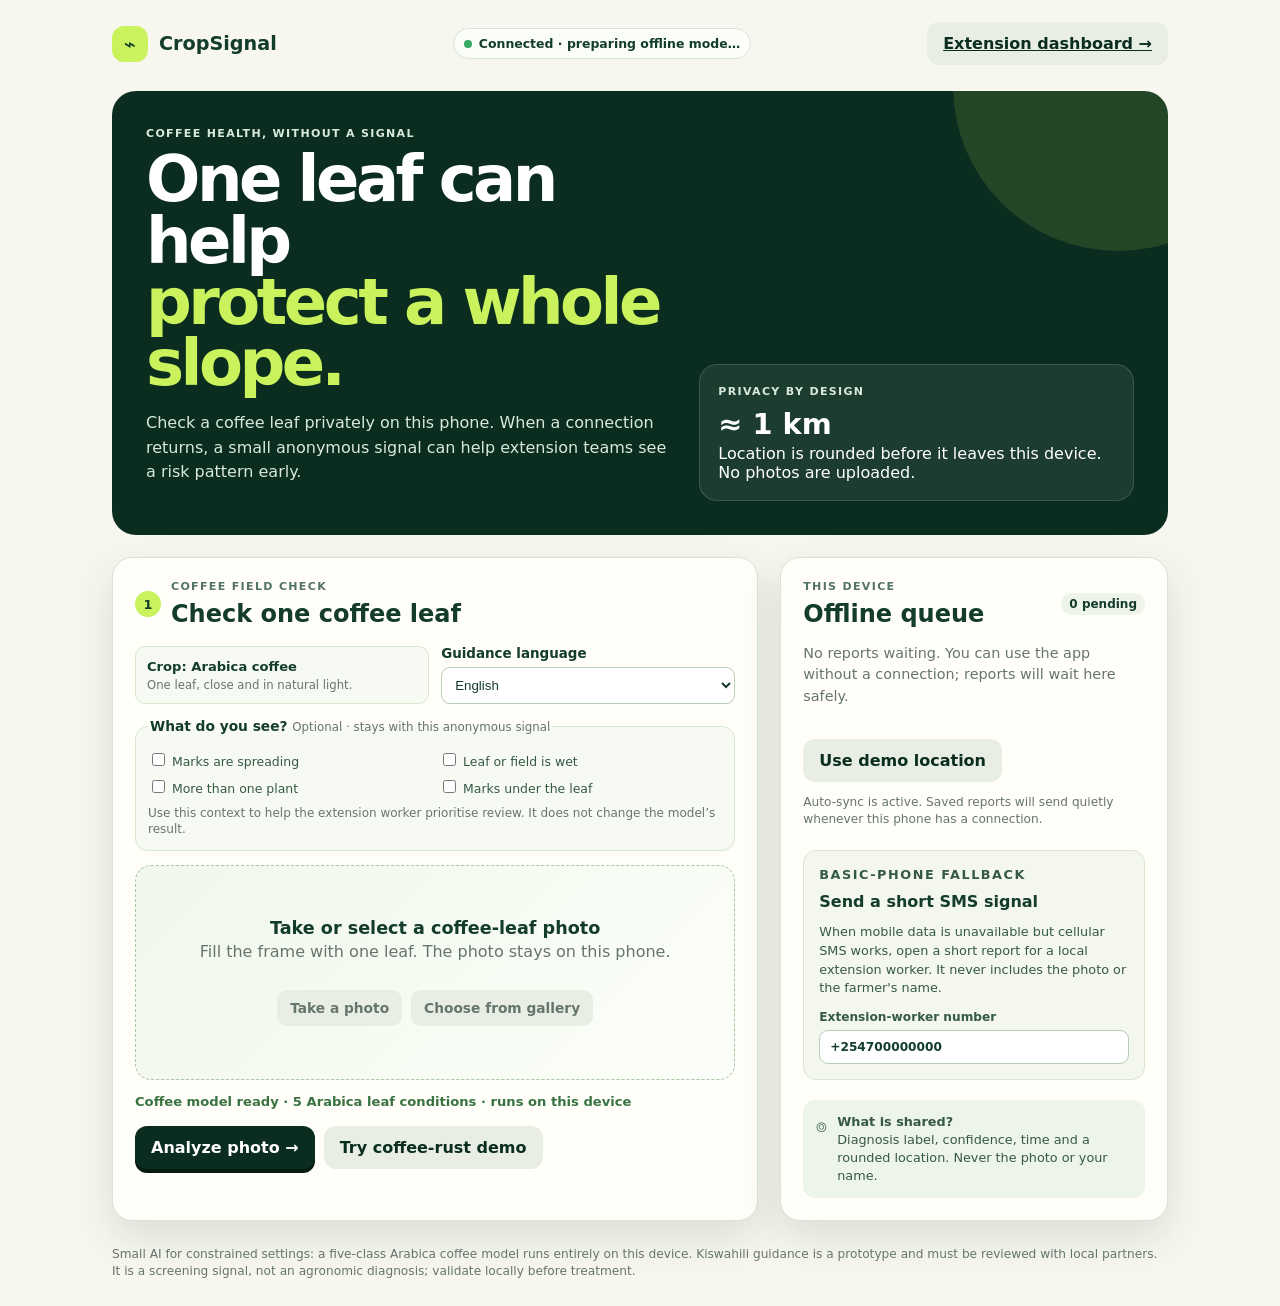
<file: index.html>
<!doctype html>
<html lang="en">
<head>
  <meta charset="utf-8">
  <meta name="viewport" content="width=device-width,initial-scale=1">
  <meta name="theme-color" content="#123b2a">
  <link rel="manifest" href="/manifest.webmanifest">
  <link rel="stylesheet" href="/styles.css?v=3">
  <link rel="stylesheet" href="/model.css">
  <style>
    .assist-note{color:#66756d;font-size:.76rem!important;line-height:1.45;margin-top:12px!important}
    .sms-fallback{margin-top:21px;padding:15px;background:#f3f7ee;border:1px solid #d9e7cf;border-radius:13px}
    .sms-fallback h3{font-size:1rem}.sms-fallback p{font-size:.8rem;line-height:1.45;color:#365946}
    .sms-fallback label{display:grid;gap:6px;margin-top:12px;font-size:.76rem;font-weight:800;color:#365946}
    .sms-fallback input{width:100%;border:1px solid #b8cdb7;background:white;border-radius:9px;padding:9px 10px;color:#133c2b}
  </style>
  <title>CropSignal | Coffee field app</title>
</head>
<body>
  <main class="shell">
    <nav class="topbar">
      <a class="brand" href="/"><span class="mark">⌁</span>CropSignal</a>
      <div class="status"><i class="dot" id="connectionDot"></i><span id="connectionLabel">Checking connection…</span></div>
      <a class="button secondary" href="/dashboard.html">Extension dashboard →</a>
    </nav>
    <section class="hero">
      <div><p class="eyebrow">Coffee health, without a signal</p><h1>One leaf can help<br><span class="emphasis">protect a whole slope.</span></h1><p>Check a coffee leaf privately on this phone. When a connection returns, a small anonymous signal can help extension teams see a risk pattern early.</p></div>
      <div class="hero-card"><p class="eyebrow">Privacy by design</p><strong>≈ 1 km</strong><span>Location is rounded before it leaves this device. No photos are uploaded.</span></div>
    </section>
    <section class="grid">
      <section class="card">
        <div class="step"><span>1</span><div><p class="eyebrow">Coffee field check</p><h2>Check one coffee leaf</h2></div></div>
        <div class="field-controls">
          <div class="coffee-context"><b>Crop: Arabica coffee</b><span>One leaf, close and in natural light.</span></div>
          <label class="crop-select" for="languageSelect">Guidance language<select id="languageSelect"><option value="en">English</option><option value="sw">Kiswahili · pilot</option></select></label>
        </div>
        <fieldset class="observation-card"><legend>What do you see? <span>Optional · stays with this anonymous signal</span></legend><div class="observation-options"><label><input type="checkbox" name="observation" value="spreading"> Marks are spreading</label><label><input type="checkbox" name="observation" value="wet"> Leaf or field is wet</label><label><input type="checkbox" name="observation" value="many-plants"> More than one plant</label><label><input type="checkbox" name="observation" value="underside"> Marks under the leaf</label></div><p>Use this context to help the extension worker prioritise review. It does not change the model’s result.</p></fieldset>
        <div class="camera"><div class="camera-copy" id="cameraCopy"><b>Take or select a coffee-leaf photo</b><span>Fill the frame with one leaf. The photo stays on this phone.</span><div class="actions" style="justify-content:center"><label class="file-label">Take a photo<input id="cameraInput" type="file" accept="image/*" capture="environment" hidden></label><label class="file-label">Choose from gallery<input id="photoInput" type="file" accept="image/*" hidden></label></div></div><img id="preview" alt="Selected coffee leaf preview" hidden></div>
        <p class="model-status" id="modelStatus">Loading the on-device coffee model…</p>
        <div class="actions"><button class="button dark" id="analyzeBtn" disabled>Loading model…</button><button class="button secondary" id="sampleBtn">Try coffee-rust demo</button></div>
        <div class="analysis" id="analysis">
          <div class="risk">On-device model result · needs local validation</div>
          <div class="diagnosis" id="resultLabel"></div>
          <p id="resultText"></p>
          <p><b>Suggested next step:</b> <span id="advice"></span></p>
          <div class="actions"><button class="button secondary" id="speakBtn">▶ Hear guidance</button><button class="button secondary" id="smsBtn">Prepare SMS report</button></div>
          <div class="sms-fallback" id="smsPreview" hidden><p class="eyebrow">SMS draft · to <span id="smsPreviewTo"></span></p><p id="smsPreviewText" style="color:#133c2b;font-weight:600"></p><div class="actions"><button class="button secondary" id="smsCopyBtn">Copy message</button><button class="button" id="smsOpenBtn" hidden>Open messaging app</button></div></div>
          <p class="assist-note" id="voiceNote">For the Kiswahili rust and uncertainty guidance, CropSignal plays a pre-generated audio clip saved on this phone. Other guidance uses an installed device voice. SMS opens the phone's messaging app; the worker chooses whether to send it.</p>
          <div class="actions"><button class="button" id="saveBtn">Save anonymous report</button><button class="button secondary" id="newCheckBtn">Start new check</button></div>
        </div>
      </section>
      <aside class="card">
        <div class="side-title"><div><p class="eyebrow">This device</p><h2>Offline queue</h2></div><span class="queue-count" id="queueCount">0 pending</span></div>
        <p class="empty" id="queueEmpty">No reports waiting. You can use the app without a connection; reports will wait here safely.</p>
        <div class="queue" id="queue"></div>
        <div class="actions"><button class="button secondary" id="demoLocationBtn">Use demo location</button></div>
        <p class="assist-note" id="syncStatus">Auto-sync is ready: queued reports will send when a connection returns.</p>
        <section class="sms-fallback"><p class="eyebrow">Basic-phone fallback</p><h3>Send a short SMS signal</h3><p>When mobile data is unavailable but cellular SMS works, open a short report for a local extension worker. It never includes the photo or the farmer's name.</p><label for="smsNumber">Extension-worker number<input id="smsNumber" type="tel" inputmode="tel" placeholder="+254…" value="+254700000000"></label></section>
        <div class="privacy"><span>⌾</span><div><b>What is shared?</b><br>Diagnosis label, confidence, time and a rounded location. Never the photo or your name.</div></div>
      </aside>
    </section>
    <p class="footer-note">Small AI for constrained settings: a five-class Arabica coffee model runs entirely on this device. Kiswahili guidance is a prototype and must be reviewed with local partners. It is a screening signal, not an agronomic diagnosis; validate locally before treatment.</p>
  </main>
  <div class="toast" id="toast" role="status"></div>
  <script src="/vendor/tf.min.js?v=2"></script>
  <script src="/knowledge-base.js?v=2"></script>
  <script src="/app.js?v=23"></script>
</body>
</html>
</file>
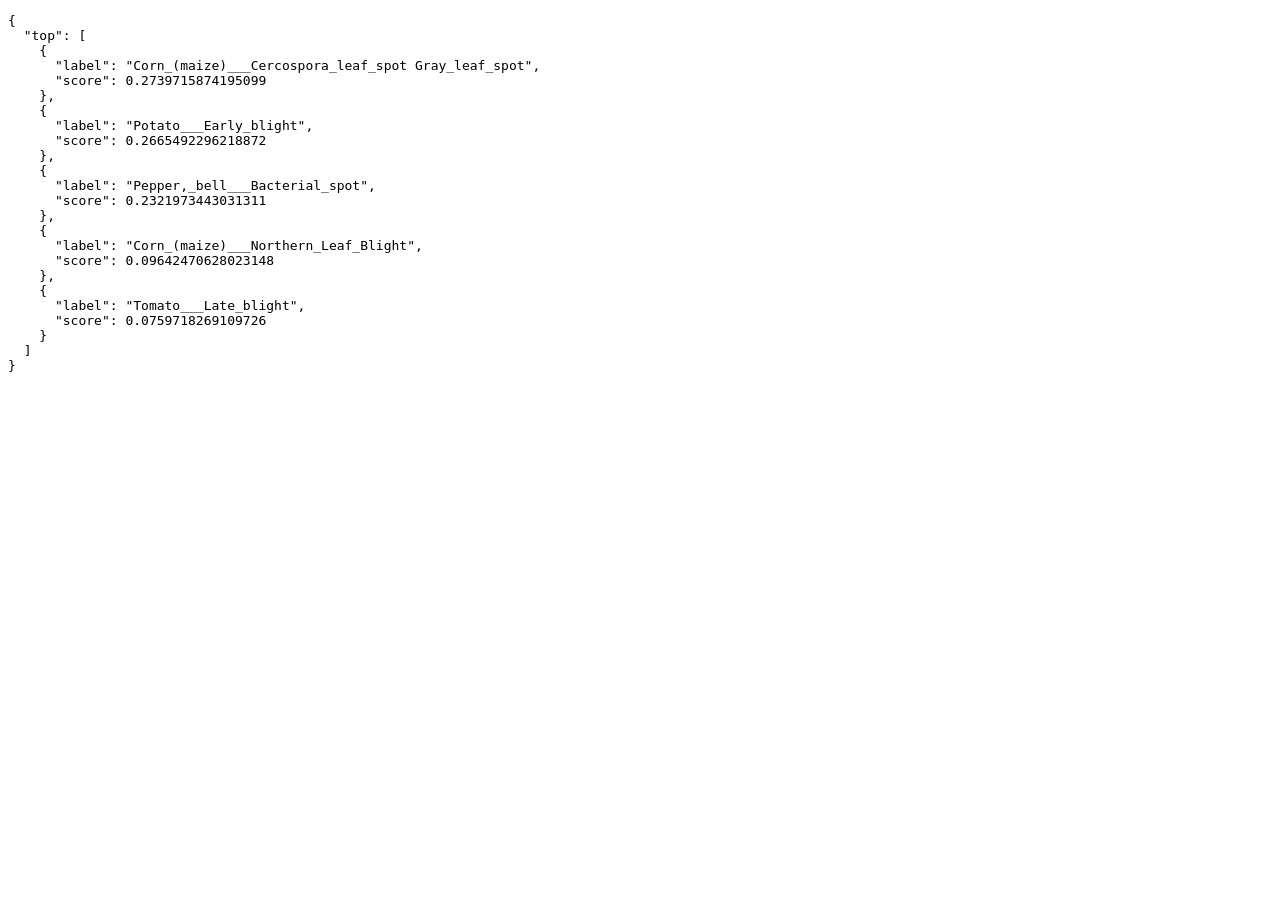
<file: debug_model.html>
<!doctype html><meta charset="utf-8"><title>CropSignal model check</title><pre id="output">Loading model test…</pre><script src="/vendor/tf.min.js"></script><script>
(async()=>{
  const out=document.querySelector('#output');
  const sample=new URLSearchParams(location.search).get('image')||'/test-images/plantvillage-tomato-early-blight.jpg';
  const [model,map,blob]=await Promise.all([tf.loadLayersModel('/model-multicrop-v2/model.json'),fetch('/model-multicrop-v2/class_indices.json').then(r=>r.json()),fetch(sample).then(r=>r.blob())]);
  const labels=Object.keys(map).sort((a,b)=>+a-(+b)).map(k=>map[k]); const image=await createImageBitmap(blob);
  const prediction=tf.tidy(()=>model.predict(tf.browser.fromPixels(image).resizeBilinear([160,160]).toFloat().div(127.5).sub(1).expandDims(0)));
  const values=await prediction.data(); prediction.dispose();
  out.textContent=JSON.stringify({top:[...values].map((score,index)=>({label:labels[index],score})).sort((a,b)=>b.score-a.score).slice(0,5)},null,2);model.dispose();
})().catch(error=>document.querySelector('#output').textContent=String(error.stack||error));
</script>
</file>
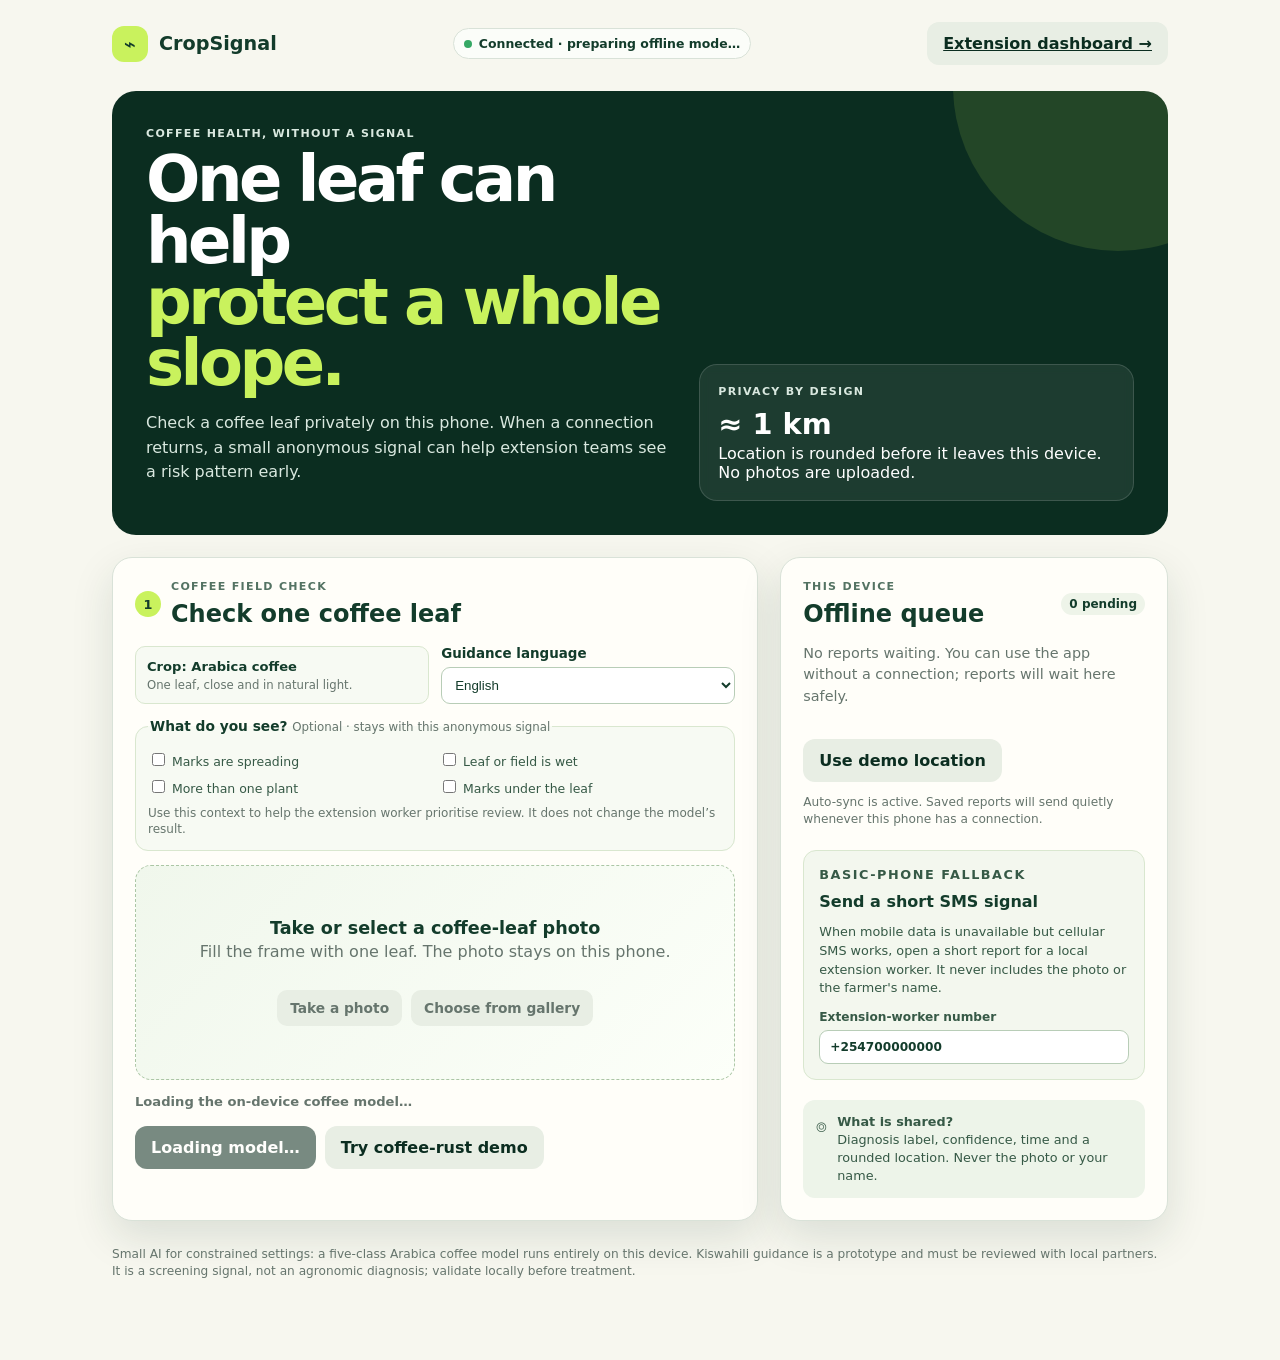
<file: refresh.html>
<!doctype html><meta charset="utf-8"><title>Updating CropSignal…</title><p>Updating the offline app…</p><script>
Promise.resolve("serviceWorker" in navigator ? navigator.serviceWorker.getRegistrations().then(all=>Promise.all(all.map(registration=>registration.unregister()))) : null).then(()=>caches.keys()).then(keys=>Promise.all(keys.map(key=>caches.delete(key)))).then(()=>location.replace("/?updated=" + Date.now()));
</script>
</file>
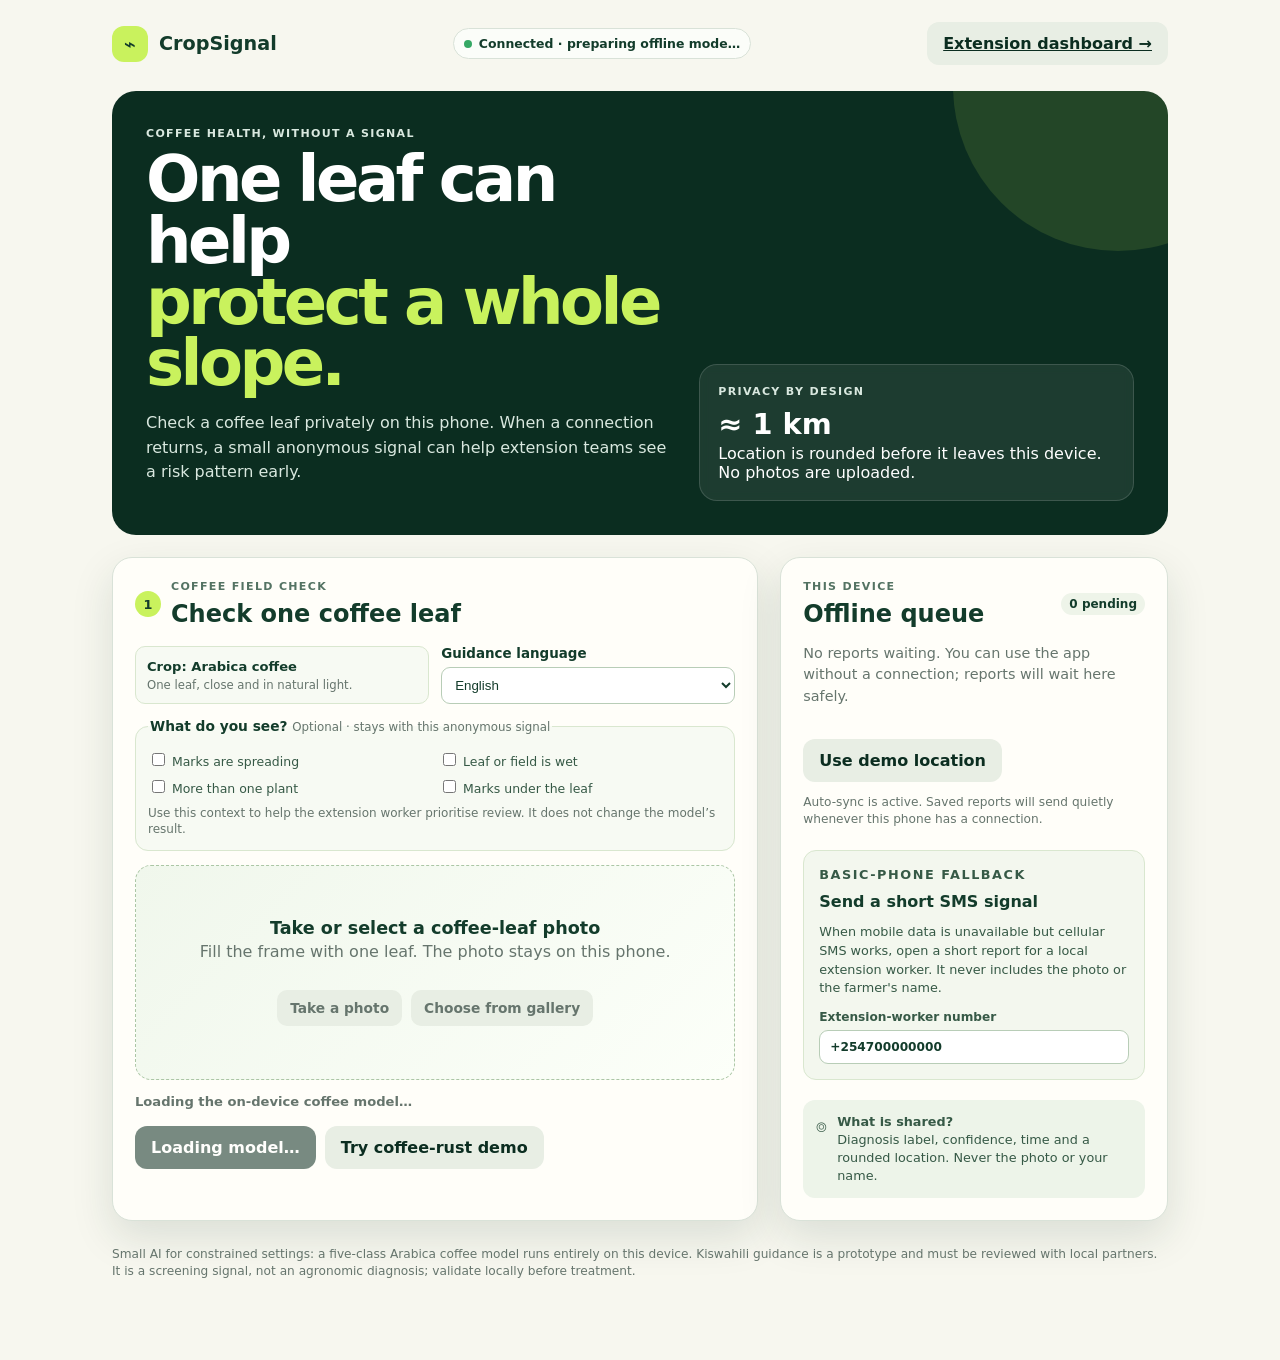
<file: reset-cropsignal-v2.html>
<!doctype html><meta charset="utf-8"><title>Updating CropSignal…</title><p>Updating the offline app…</p><script>
// This uses a new path so that a previous service worker cannot replay an
// already-cached reset page. It preserves local reports in localStorage.
Promise.resolve("serviceWorker" in navigator
  ? navigator.serviceWorker.getRegistrations().then(all => Promise.all(all.map(registration => registration.unregister())))
  : null
).then(() => caches.keys())
 .then(keys => Promise.all(keys.map(key => caches.delete(key))))
 .then(() => location.replace("/?updated=" + Date.now()));
</script>
</file>
<file: styles.css>
:root{--ink:#133c2b;--pine:#0b2d20;--lime:#c9f25d;--cream:#f7f7ef;--paper:#fffef9;--muted:#66756d;--line:#d9e2d8;--orange:#f6a23a;--red:#d94b3d;--shadow:0 16px 42px #143a2520}*{box-sizing:border-box}body{margin:0;background:var(--cream);color:var(--ink);font-family:Inter,ui-sans-serif,system-ui,-apple-system,BlinkMacSystemFont,"Segoe UI",sans-serif}button,input{font:inherit}button{border:0;cursor:pointer}.shell{max-width:1100px;margin:auto;padding:22px}.topbar{display:flex;align-items:center;justify-content:space-between;gap:16px;margin-bottom:26px}.brand{display:flex;align-items:center;gap:11px;color:var(--ink);font-weight:800;font-size:1.2rem;text-decoration:none}.mark{display:grid;place-items:center;width:36px;height:36px;border-radius:12px;background:var(--lime);font-size:20px}.eyebrow{margin:0 0 7px;text-transform:uppercase;letter-spacing:.12em;color:#547363;font-size:.69rem;font-weight:800}.button{background:var(--lime);color:var(--pine);padding:12px 16px;border-radius:12px;font-weight:800;box-shadow:0 4px 0 #9fc63e}.button:active{transform:translateY(2px);box-shadow:0 2px 0 #9fc63e}.button.secondary{background:#e8eee4;box-shadow:none}.button.dark{background:var(--pine);color:white;box-shadow:0 4px 0 #061b12}.status{display:inline-flex;align-items:center;gap:7px;padding:7px 10px;border:1px solid var(--line);border-radius:999px;background:#fbfdf9;font-size:.78rem;font-weight:700}.dot{width:8px;height:8px;border-radius:50%;background:#35a864}.dot.offline{background:var(--orange)}.hero{display:grid;grid-template-columns:1.1fr .9fr;gap:22px;background:var(--pine);color:white;border-radius:24px;padding:34px;overflow:hidden;position:relative}.hero:after{content:"";position:absolute;width:330px;height:330px;border-radius:50%;background:#c9f25d1f;right:-115px;top:-170px}.hero h1{font-size:clamp(2.15rem,5vw,4rem);line-height:.96;letter-spacing:-.055em;margin:0;max-width:620px}.hero p{color:#d9e8df;line-height:1.55;max-width:560px}.hero .emphasis{color:var(--lime)}.hero-card{z-index:1;align-self:end;background:#ffffff13;border:1px solid #ffffff25;border-radius:18px;padding:18px;backdrop-filter:blur(5px)}.hero-card strong{display:block;font-size:1.8rem;margin:.2rem 0}.grid{display:grid;grid-template-columns:minmax(0,1.25fr) minmax(280px,.75fr);gap:22px;margin-top:22px}.card{background:var(--paper);border:1px solid var(--line);border-radius:20px;padding:22px;box-shadow:var(--shadow)}.card h2,.card h3{margin:0}.step{display:flex;align-items:center;gap:10px;margin-bottom:18px}.step span{display:grid;place-items:center;width:26px;height:26px;border-radius:50%;background:var(--lime);font-weight:900;font-size:.8rem}.camera{border:1.5px dashed #abc6a5;border-radius:16px;min-height:215px;display:grid;place-items:center;background:linear-gradient(135deg,#f0f7ec,#fcfff9);overflow:hidden;position:relative}.camera img{width:100%;height:260px;object-fit:cover}.camera-copy{text-align:center;color:var(--muted);padding:20px}.camera-copy b{display:block;color:var(--ink);font-size:1.1rem;margin-bottom:4px}.file-label{display:inline-block;margin-top:12px;background:#e8eee4;padding:10px 13px;border-radius:10px;font-size:.86rem;font-weight:800;cursor:pointer}.file-label input{display:none}.choice-row{display:flex;gap:8px;flex-wrap:wrap;margin:14px 0}.choice{padding:8px 10px;border-radius:99px;border:1px solid var(--line);background:white;color:var(--ink);font-size:.78rem;font-weight:700}.choice.selected{border-color:var(--pine);background:var(--pine);color:white}.analysis{display:none;margin-top:16px;border-radius:15px;background:#eff7dd;border:1px solid #d5e9a1;padding:16px}.analysis.visible{display:block}.analysis .risk{font-size:.74rem;text-transform:uppercase;letter-spacing:.1em;font-weight:800;color:#507122}.diagnosis{font-weight:900;font-size:1.2rem;margin:4px 0}.analysis p{font-size:.9rem;line-height:1.45;margin:7px 0}.actions{display:flex;gap:9px;flex-wrap:wrap;margin-top:17px}.side-title{display:flex;align-items:center;justify-content:space-between;margin-bottom:12px}.queue-count{padding:4px 8px;background:#eef4e9;border-radius:999px;font-size:.75rem;font-weight:800}.queue{display:grid;gap:9px}.queue-item{border-left:4px solid var(--orange);background:#f8faf6;padding:10px 12px;border-radius:8px;font-size:.86rem}.queue-item b{display:block}.empty{color:var(--muted);font-size:.9rem;line-height:1.5}.privacy{display:flex;gap:10px;margin-top:20px;padding:13px;background:#edf4e9;border-radius:12px;color:#365946;font-size:.8rem;line-height:1.4}.privacy span{font-size:1.15rem}.toast{position:fixed;bottom:20px;left:50%;translate:-50% 0;background:#133c2b;color:#fff;padding:12px 16px;border-radius:10px;box-shadow:var(--shadow);font-size:.88rem;z-index:10;opacity:0;pointer-events:none;transition:.2s}.toast.show{opacity:1}.footer-note{color:var(--muted);font-size:.76rem;line-height:1.4;margin:25px 0 4px}.dash-summary{display:grid;grid-template-columns:repeat(3,1fr);gap:13px;margin-bottom:20px}.metric{background:var(--paper);border:1px solid var(--line);border-radius:16px;padding:16px}.metric b{font-size:1.65rem;display:block;letter-spacing:-.04em}.metric span{font-size:.78rem;color:var(--muted);font-weight:700}.dashboard-grid{display:grid;grid-template-columns:1.5fr .8fr;gap:20px}.map-wrap{padding:0;overflow:hidden}.map-header{padding:20px 20px 10px;display:flex;justify-content:space-between;align-items:start}.map{height:490px;display:block;width:100%;background:#dfeee2}.outbreak-list{display:grid;gap:10px;margin-top:15px}.alert{padding:14px;border-radius:13px;background:#fff4e6;border:1px solid #ffd199}.alert strong{display:block}.alert p{font-size:.84rem;line-height:1.4;margin:5px 0 0}.report-list{display:grid;gap:8px;max-height:350px;overflow:auto;margin-top:15px}.report{display:flex;align-items:center;justify-content:space-between;gap:8px;padding:10px;background:#f7f9f4;border-radius:10px;font-size:.8rem}.report span{color:var(--muted)}.legend{display:flex;gap:14px;padding:12px 20px;color:var(--muted);font-size:.78rem}.legend i{display:inline-block;width:9px;height:9px;border-radius:50%;margin-right:4px;background:#337b55}.legend i.alertdot{background:var(--red)}@media(max-width:720px){.shell{padding:14px}.hero,.grid,.dashboard-grid{grid-template-columns:1fr}.hero{padding:25px}.hero-card{display:none}.dash-summary{grid-template-columns:1fr 1fr}.topbar .status{display:none}.map{height:370px}}
.field-controls{display:grid;grid-template-columns:1fr 1fr;gap:12px;margin-bottom:14px}.crop-select{display:grid;gap:6px;font-size:.84rem;font-weight:800}.crop-select select{border:1px solid #b8cdb7;background:white;border-radius:9px;padding:9px;color:var(--ink)}.observation-card{border:1px solid #d9e7cf;background:#f7faf3;border-radius:13px;margin:0 0 14px;padding:12px}.observation-card legend{font-weight:800;font-size:.86rem}.observation-card legend span{font-weight:500;color:var(--muted);font-size:.74rem}.observation-options{display:grid;grid-template-columns:1fr 1fr;gap:8px;margin-top:4px}.observation-options label{font-size:.78rem;color:#365946}.observation-card p{font-size:.75rem;color:var(--muted);margin:9px 0 0;line-height:1.35}@media(max-width:720px){.field-controls,.observation-options{grid-template-columns:1fr}}
.alert-copy{font-size:.78rem!important;background:#fff;border-radius:8px;padding:9px;margin-top:10px!important}.draft-alert{margin-top:11px;padding:8px 10px;font-size:.76rem}
.coffee-context{display:grid;align-content:center;gap:4px;border:1px solid #d9e7cf;background:#f7faf3;border-radius:10px;padding:9px 11px;font-size:.82rem}.coffee-context span{font-size:.73rem;color:var(--muted)}
.map-explainer,.queue-intro{color:var(--muted);font-size:.82rem;line-height:1.45;margin:7px 0 0;max-width:560px}.alert-head{display:flex;justify-content:space-between;gap:8px;align-items:center;margin-bottom:9px;font-size:.74rem;color:#87521a;font-weight:800}.alert-status{background:#ffdca6;color:#7d4111;border-radius:999px;padding:4px 7px}.next-action{display:grid;gap:4px;margin-top:11px;padding:10px;background:#fff;border-radius:9px;font-size:.8rem;line-height:1.35}.next-action b{color:#365946}.report div{display:grid;gap:3px}.report small{color:var(--muted);font-size:.7rem}.workflow-card{margin-top:20px}.workflow{display:grid;grid-template-columns:repeat(3,1fr);gap:14px;margin-top:13px}.workflow div{display:grid;gap:6px;padding:13px;border-radius:12px;background:#f4f8ef}.workflow b{font-size:.86rem}.workflow span{font-size:.78rem;line-height:1.4;color:#527064}@media(max-width:720px){.workflow{grid-template-columns:1fr}.map-header{display:grid;gap:12px}.map-header .actions{margin-top:0}}
</file>
<file: model.css>
.model-status{margin:14px 0 10px;color:#66756d;font-size:.82rem;font-weight:650}.model-status.ready{color:#397341}.model-status.error{color:#a23128}.button:disabled{cursor:not-allowed;opacity:.55;box-shadow:none}
</file>
